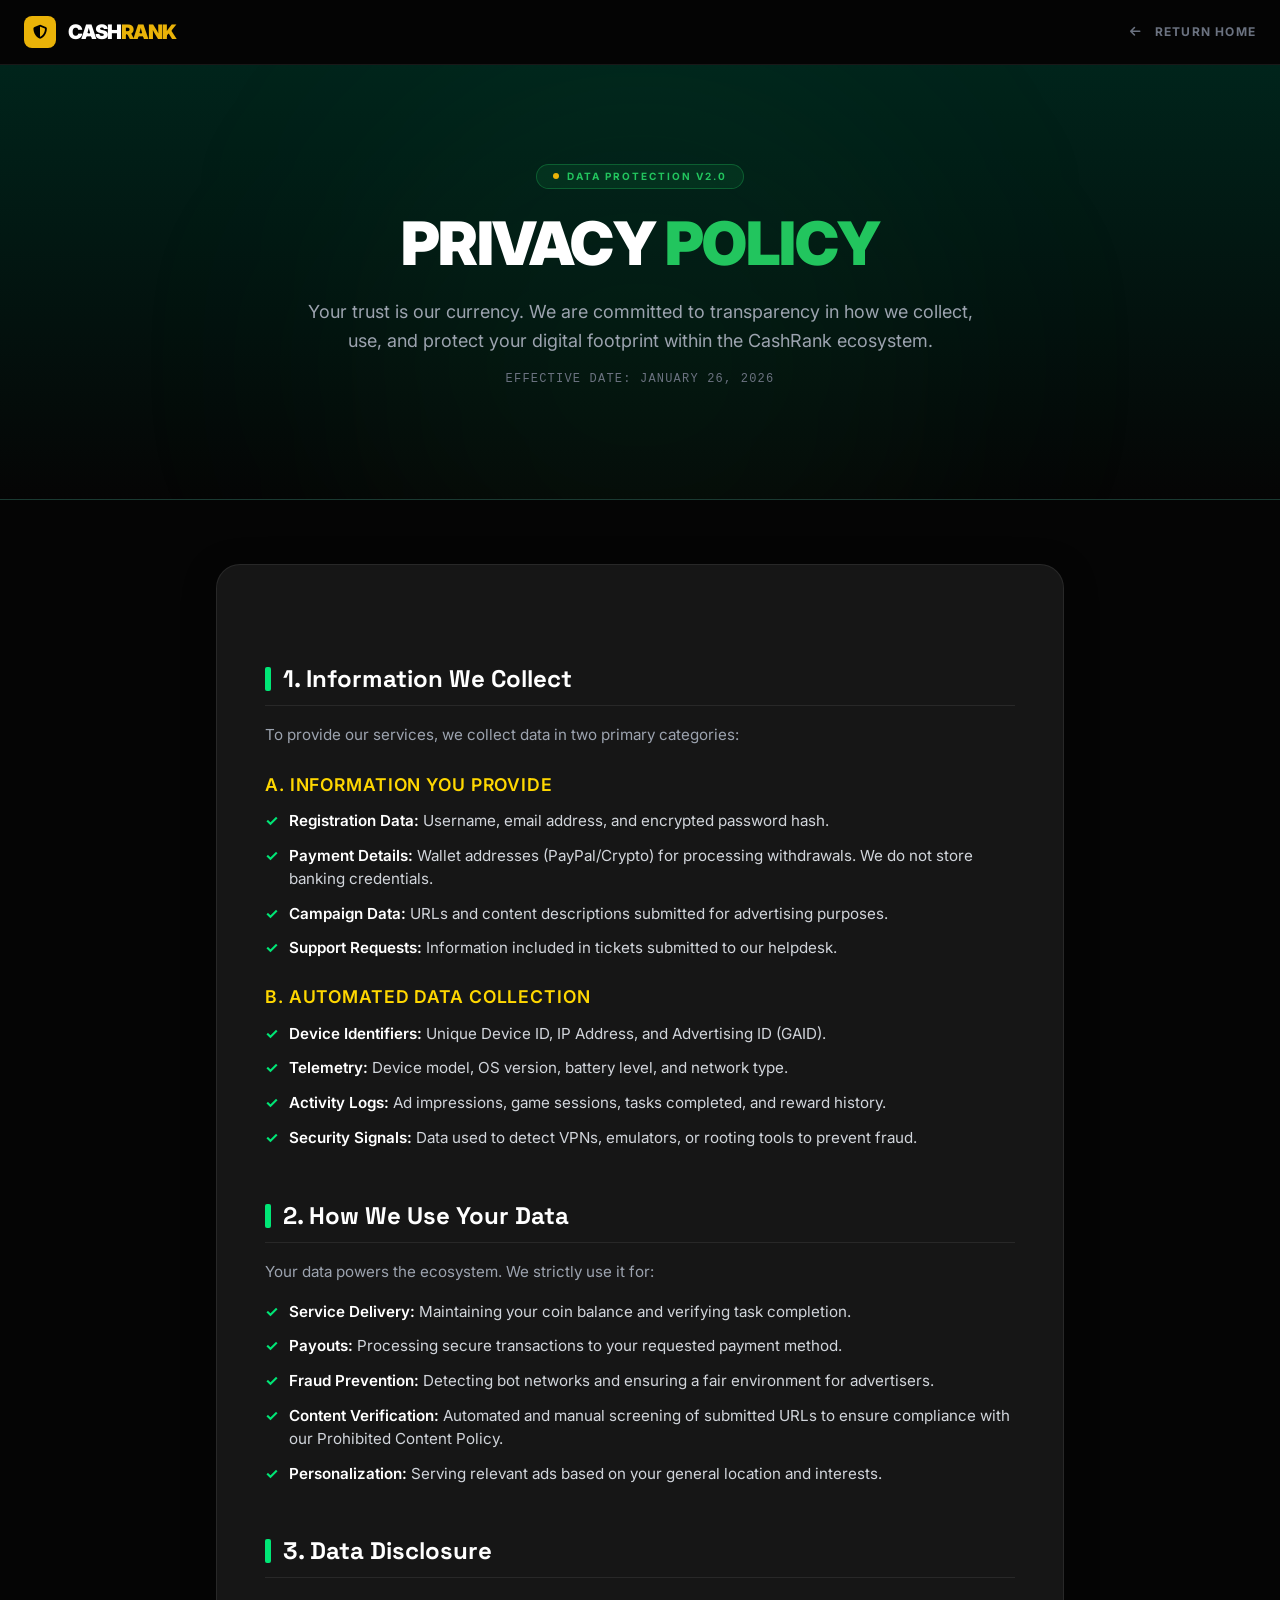
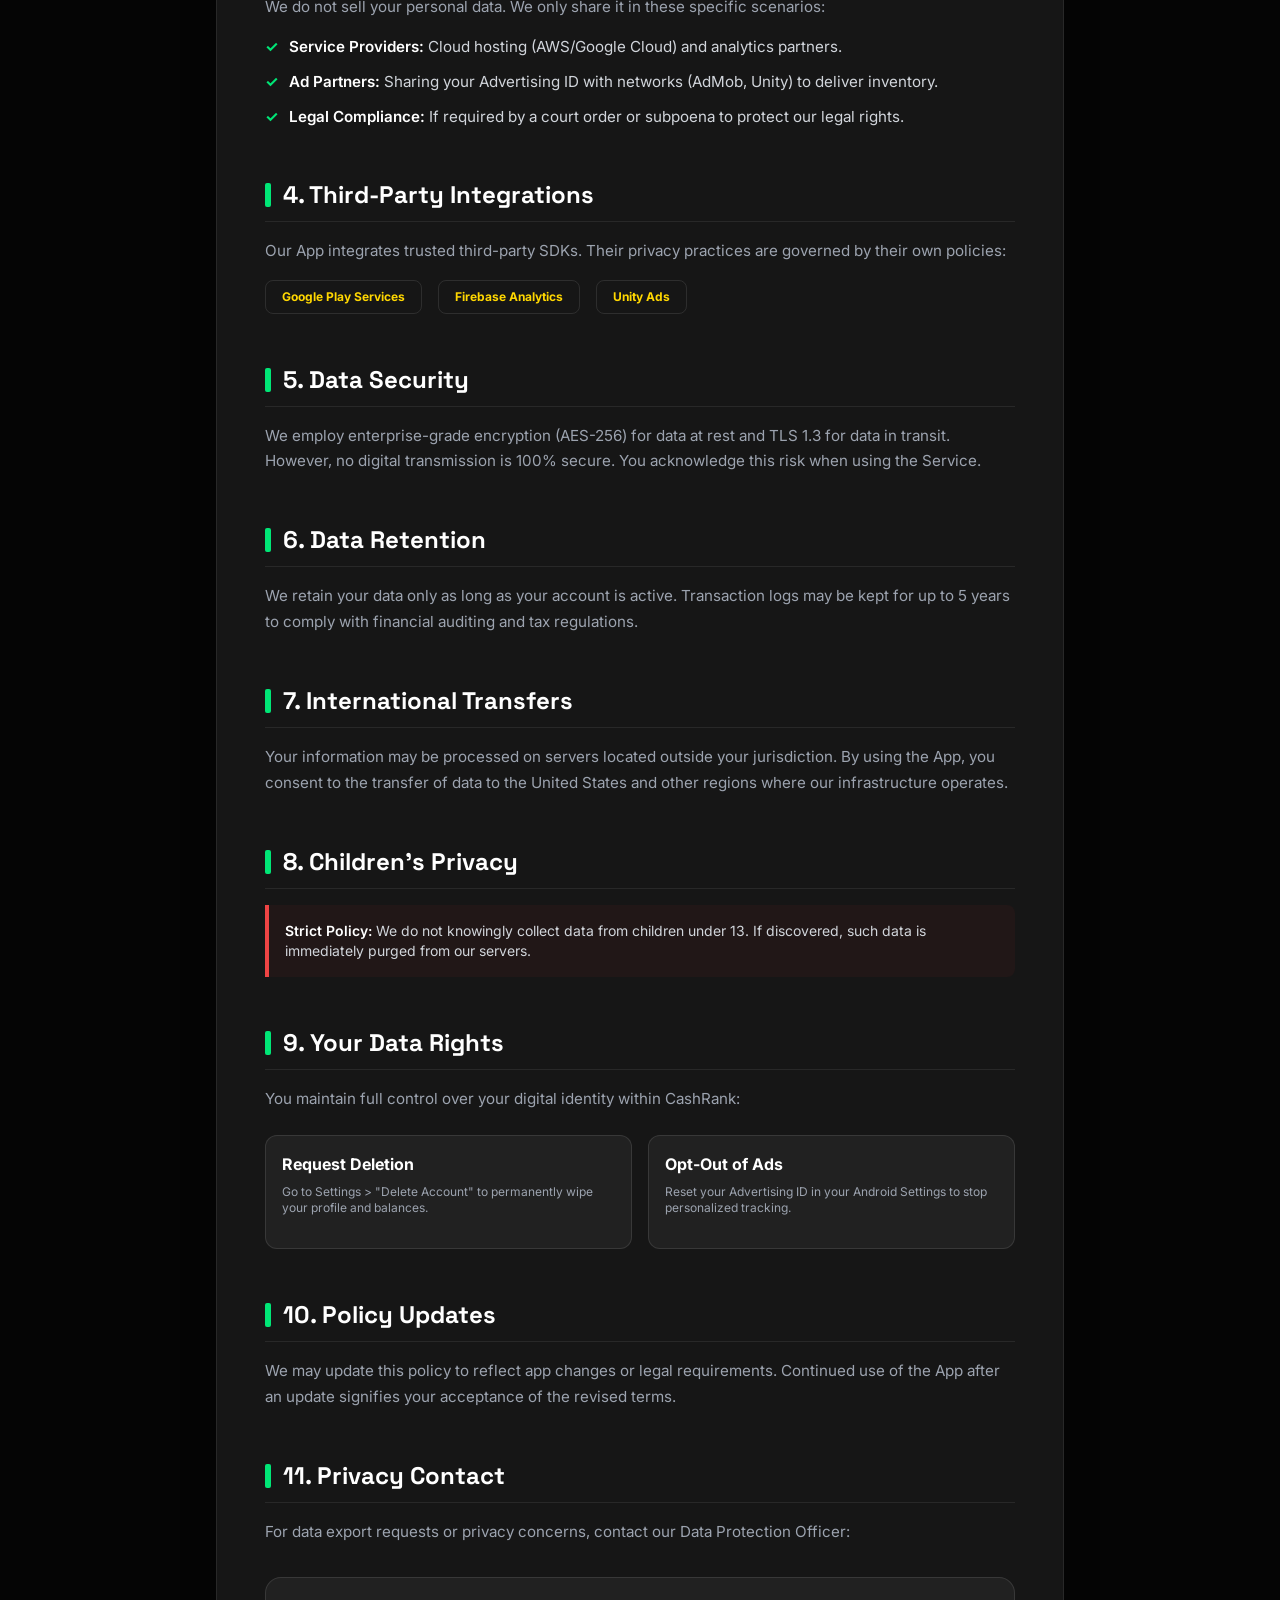
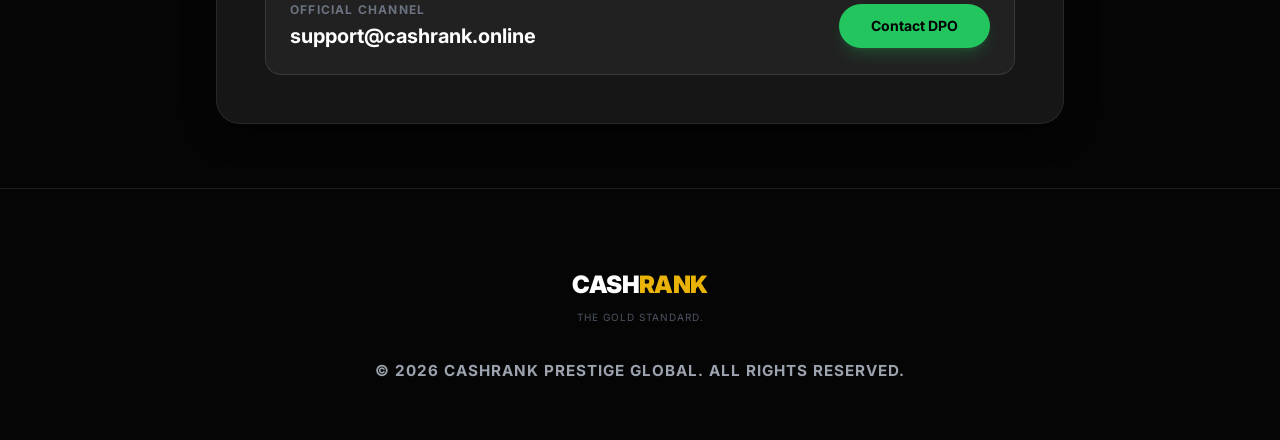
<file: privacy.html>
<!DOCTYPE html>
<html lang="en" class="scroll-smooth">
<head>
    <meta charset="UTF-8">
    <meta name="viewport" content="width=device-width, initial-scale=1.0">
    <title>Privacy Policy | CashRank Prestige</title>
    
    <link href="./css/output.css" rel="stylesheet">
    
    <link rel="stylesheet" href="https://cdnjs.cloudflare.com/ajax/libs/font-awesome/6.4.0/css/all.min.css">
    <link href="https://fonts.googleapis.com/css2?family=Space+Grotesk:wght@300;400;500;600;700&family=Inter:wght@300;400;600;800&display=swap" rel="stylesheet">

    <style>
        /* Custom Variables fallback just in case */
        :root {
            --cr-card: #161616;
            --cr-border: rgba(255, 255, 255, 0.08);
            --cr-gold: #FFD700;
            --cr-green: #00E676;
        }

        body { background-color: #050505; color: #e5e5e5; }
        .glass-nav { background: rgba(5, 5, 5, 0.9); backdrop-filter: blur(16px); border-bottom: 1px solid var(--cr-border); }
        .glass-card { background: var(--cr-card); border: 1px solid var(--cr-border); box-shadow: 0 8px 32px rgba(0, 0, 0, 0.4); }
        
        h2 { font-family: 'Space Grotesk', sans-serif; color: white; font-weight: 700; font-size: 1.5rem; margin-top: 3rem; margin-bottom: 1rem; padding-bottom: 0.5rem; border-bottom: 1px solid var(--cr-border); display: flex; align-items: center; }
        h2::before { content: ''; display: inline-block; width: 6px; height: 24px; background: var(--cr-green); margin-right: 12px; border-radius: 2px; }
        
        h3 { color: var(--cr-gold); font-weight: 600; font-size: 1.1rem; margin-top: 1.5rem; margin-bottom: 0.75rem; text-transform: uppercase; letter-spacing: 0.05em; }
        p { font-size: 0.95rem; line-height: 1.7; color: #9ca3af; margin-bottom: 1rem; }
        ul { list-style: none; padding-left: 0; margin-bottom: 1.5rem; }
        li { position: relative; padding-left: 1.5rem; margin-bottom: 0.75rem; color: #d1d5db; font-size: 0.95rem; }
        li::before { content: '✓'; position: absolute; left: 0; color: var(--cr-green); font-weight: bold; }
        
        strong { color: white; font-weight: 600; }
        a { color: var(--cr-gold); text-decoration: none; transition: all 0.2s; }
        a:hover { color: white; text-decoration: underline; }
        
        ::-webkit-scrollbar { width: 8px; }
        ::-webkit-scrollbar-track { background: #050505; }
        ::-webkit-scrollbar-thumb { background: #333; border-radius: 4px; }
        ::-webkit-scrollbar-thumb:hover { background: var(--cr-green); }
    </style>
</head>
<body class="antialiased font-sans">

    <nav class="sticky top-0 z-50 glass-nav">
        <div class="container mx-auto px-6 py-4 flex justify-between items-center">
            <a href="index.html" class="flex items-center gap-3 group">
                <div class="w-8 h-8 rounded-lg bg-yellow-500 flex items-center justify-center text-black">
                    <i class="fas fa-shield-halved text-sm"></i>
                </div>
                <div class="leading-none">
                    <div class="text-xl font-black text-white tracking-tighter group-hover:opacity-80 transition">CASH<span class="text-yellow-500">RANK</span></div>
                </div>
            </a>
            <a href="index.html" class="text-xs font-bold text-gray-500 uppercase tracking-widest hover:text-white transition">
                <i class="fas fa-arrow-left mr-2"></i> Return Home
            </a>
        </div>
    </nav>

    <header class="relative py-24 bg-gradient-to-b from-[#00241B] to-[#050505] border-b border-white/10 overflow-hidden">
        <div class="absolute top-0 left-1/2 -translate-x-1/2 w-[600px] h-[600px] bg-green-500/5 rounded-full blur-[120px] pointer-events-none"></div>
        <div class="container mx-auto px-6 text-center max-w-4xl relative z-10">
            <div class="inline-flex items-center gap-2 border border-green-500/30 bg-green-500/10 rounded-full px-4 py-1 mb-6">
                <span class="w-1.5 h-1.5 rounded-full bg-yellow-500 animate-pulse"></span>
                <span class="text-[10px] font-bold uppercase tracking-[0.2em] text-green-500">Data Protection v2.0</span>
            </div>
            <h1 class="text-5xl md:text-6xl font-black text-white mb-6 tracking-tight">PRIVACY <span class="text-green-500">POLICY</span></h1>
            <p class="text-lg text-gray-400 max-w-2xl mx-auto leading-relaxed">
                Your trust is our currency. We are committed to transparency in how we collect, use, and protect your digital footprint within the CashRank ecosystem.
            </p>
            <p class="text-xs text-gray-500 font-mono mt-4 uppercase tracking-widest">Effective Date: January 26, 2026</p>
        </div>
    </header>

    <main class="container mx-auto px-6 py-16 max-w-4xl">
        <div class="glass-card p-8 md:p-12 rounded-3xl">
            
            <h2>1. Information We Collect</h2>
            <p>To provide our services, we collect data in two primary categories:</p>

            <h3>A. Information You Provide</h3>
            <ul>
                <li><strong>Registration Data:</strong> Username, email address, and encrypted password hash.</li>
                <li><strong>Payment Details:</strong> Wallet addresses (PayPal/Crypto) for processing withdrawals. We do not store banking credentials.</li>
                <li><strong>Campaign Data:</strong> URLs and content descriptions submitted for advertising purposes.</li>
                <li><strong>Support Requests:</strong> Information included in tickets submitted to our helpdesk.</li>
            </ul>

            <h3>B. Automated Data Collection</h3>
            <ul>
                <li><strong>Device Identifiers:</strong> Unique Device ID, IP Address, and Advertising ID (GAID).</li>
                <li><strong>Telemetry:</strong> Device model, OS version, battery level, and network type.</li>
                <li><strong>Activity Logs:</strong> Ad impressions, game sessions, tasks completed, and reward history.</li>
                <li><strong>Security Signals:</strong> Data used to detect VPNs, emulators, or rooting tools to prevent fraud.</li>
            </ul>

            <h2>2. How We Use Your Data</h2>
            <p>Your data powers the ecosystem. We strictly use it for:</p>
            <ul>
                <li><strong>Service Delivery:</strong> Maintaining your coin balance and verifying task completion.</li>
                <li><strong>Payouts:</strong> Processing secure transactions to your requested payment method.</li>
                <li><strong>Fraud Prevention:</strong> Detecting bot networks and ensuring a fair environment for advertisers.</li>
                <li><strong>Content Verification:</strong> Automated and manual screening of submitted URLs to ensure compliance with our Prohibited Content Policy.</li>
                <li><strong>Personalization:</strong> Serving relevant ads based on your general location and interests.</li>
            </ul>

            <h2>3. Data Disclosure</h2>
            <p>We do not sell your personal data. We only share it in these specific scenarios:</p>
            <ul>
                <li><strong>Service Providers:</strong> Cloud hosting (AWS/Google Cloud) and analytics partners.</li>
                <li><strong>Ad Partners:</strong> Sharing your Advertising ID with networks (AdMob, Unity) to deliver inventory.</li>
                <li><strong>Legal Compliance:</strong> If required by a court order or subpoena to protect our legal rights.</li>
            </ul>

            <h2>4. Third-Party Integrations</h2>
            <p>Our App integrates trusted third-party SDKs. Their privacy practices are governed by their own policies:</p>
            <div class="flex flex-wrap gap-4 mt-4">
                <a href="https://policies.google.com/privacy" target="_blank" class="border border-white/10 px-4 py-2 rounded-lg text-xs font-bold hover:bg-white/5">Google Play Services</a>
                <a href="https://firebase.google.com/support/privacy" target="_blank" class="border border-white/10 px-4 py-2 rounded-lg text-xs font-bold hover:bg-white/5">Firebase Analytics</a>
                <a href="https://unity3d.com/legal/privacy-policy" target="_blank" class="border border-white/10 px-4 py-2 rounded-lg text-xs font-bold hover:bg-white/5">Unity Ads</a>
            </div>

            <h2>5. Data Security</h2>
            <p>We employ enterprise-grade encryption (AES-256) for data at rest and TLS 1.3 for data in transit. However, no digital transmission is 100% secure. You acknowledge this risk when using the Service.</p>

            <h2>6. Data Retention</h2>
            <p>We retain your data only as long as your account is active. Transaction logs may be kept for up to 5 years to comply with financial auditing and tax regulations.</p>

            <h2>7. International Transfers</h2>
            <p>Your information may be processed on servers located outside your jurisdiction. By using the App, you consent to the transfer of data to the United States and other regions where our infrastructure operates.</p>

            <h2>8. Children's Privacy</h2>
            <div class="p-4 bg-red-900/10 border-l-4 border-red-500 rounded-r-lg my-4">
                <p class="text-sm text-gray-300 mb-0"><strong>Strict Policy:</strong> We do not knowingly collect data from children under 13. If discovered, such data is immediately purged from our servers.</p>
            </div>

            <h2>9. Your Data Rights</h2>
            <p>You maintain full control over your digital identity within CashRank:</p>
            <div class="grid md:grid-cols-2 gap-4 mt-6">
                <div class="p-4 bg-white/5 rounded-xl border border-white/10">
                    <h4 class="text-white font-bold mb-2">Request Deletion</h4>
                    <p class="text-xs text-gray-400">Go to Settings > "Delete Account" to permanently wipe your profile and balances.</p>
                </div>
                <div class="p-4 bg-white/5 rounded-xl border border-white/10">
                    <h4 class="text-white font-bold mb-2">Opt-Out of Ads</h4>
                    <p class="text-xs text-gray-400">Reset your Advertising ID in your Android Settings to stop personalized tracking.</p>
                </div>
            </div>

            <h2>10. Policy Updates</h2>
            <p>We may update this policy to reflect app changes or legal requirements. Continued use of the App after an update signifies your acceptance of the revised terms.</p>

            <h2>11. Privacy Contact</h2>
            <p>For data export requests or privacy concerns, contact our Data Protection Officer:</p>
            
            <div class="mt-8 p-6 rounded-2xl bg-white/5 border border-white/10 flex flex-col md:flex-row items-center justify-between gap-4">
                <div class="text-center md:text-left">
                    <div class="text-xs text-gray-500 uppercase font-bold tracking-widest mb-1">Official Channel</div>
                    <div class="text-xl font-bold text-white">support@cashrank.online</div>
                </div>
                <a href="mailto:support@cashrank.online" class="bg-green-500 text-black px-8 py-3 rounded-full font-bold text-sm hover:bg-white transition shadow-lg shadow-green-500/20">
                    Contact DPO
                </a>
            </div>

        </div>
    </main>

    <footer class="bg-[#050505] pt-20 pb-10 border-t border-white/10">
        <div class="container mx-auto px-6 text-center">
            <div class="mb-8">
                <div class="text-2xl font-black text-white tracking-tight">CASH<span class="text-yellow-500">RANK</span></div>
                <p class="text-[10px] text-gray-600 uppercase tracking-widest mt-2">The Gold Standard.</p>
            </div>
            
            <div class="text-[10px] font-bold uppercase tracking-widest text-gray-700">
                <p>&copy; 2026 CashRank Prestige Global. All Rights Reserved.</p>
            </div>
        </div>
    </footer>

</body>
</html>
</file>
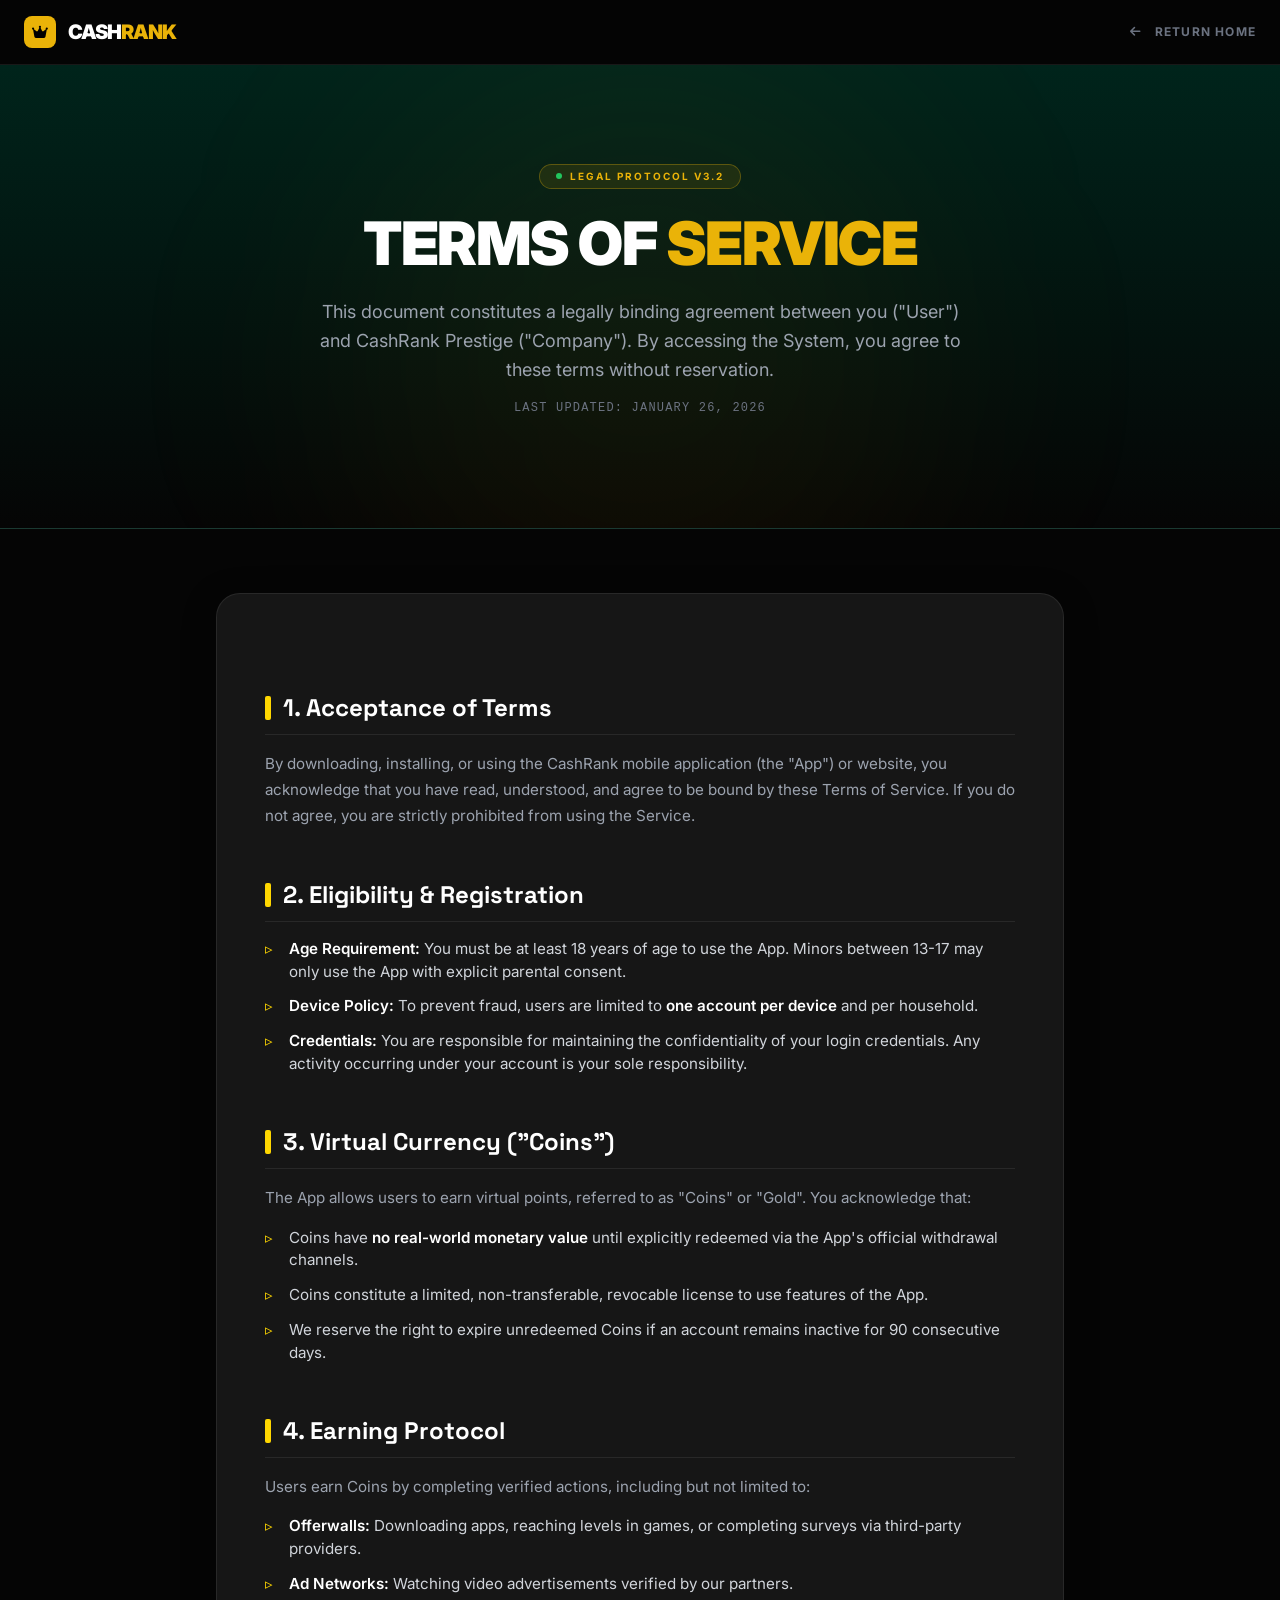
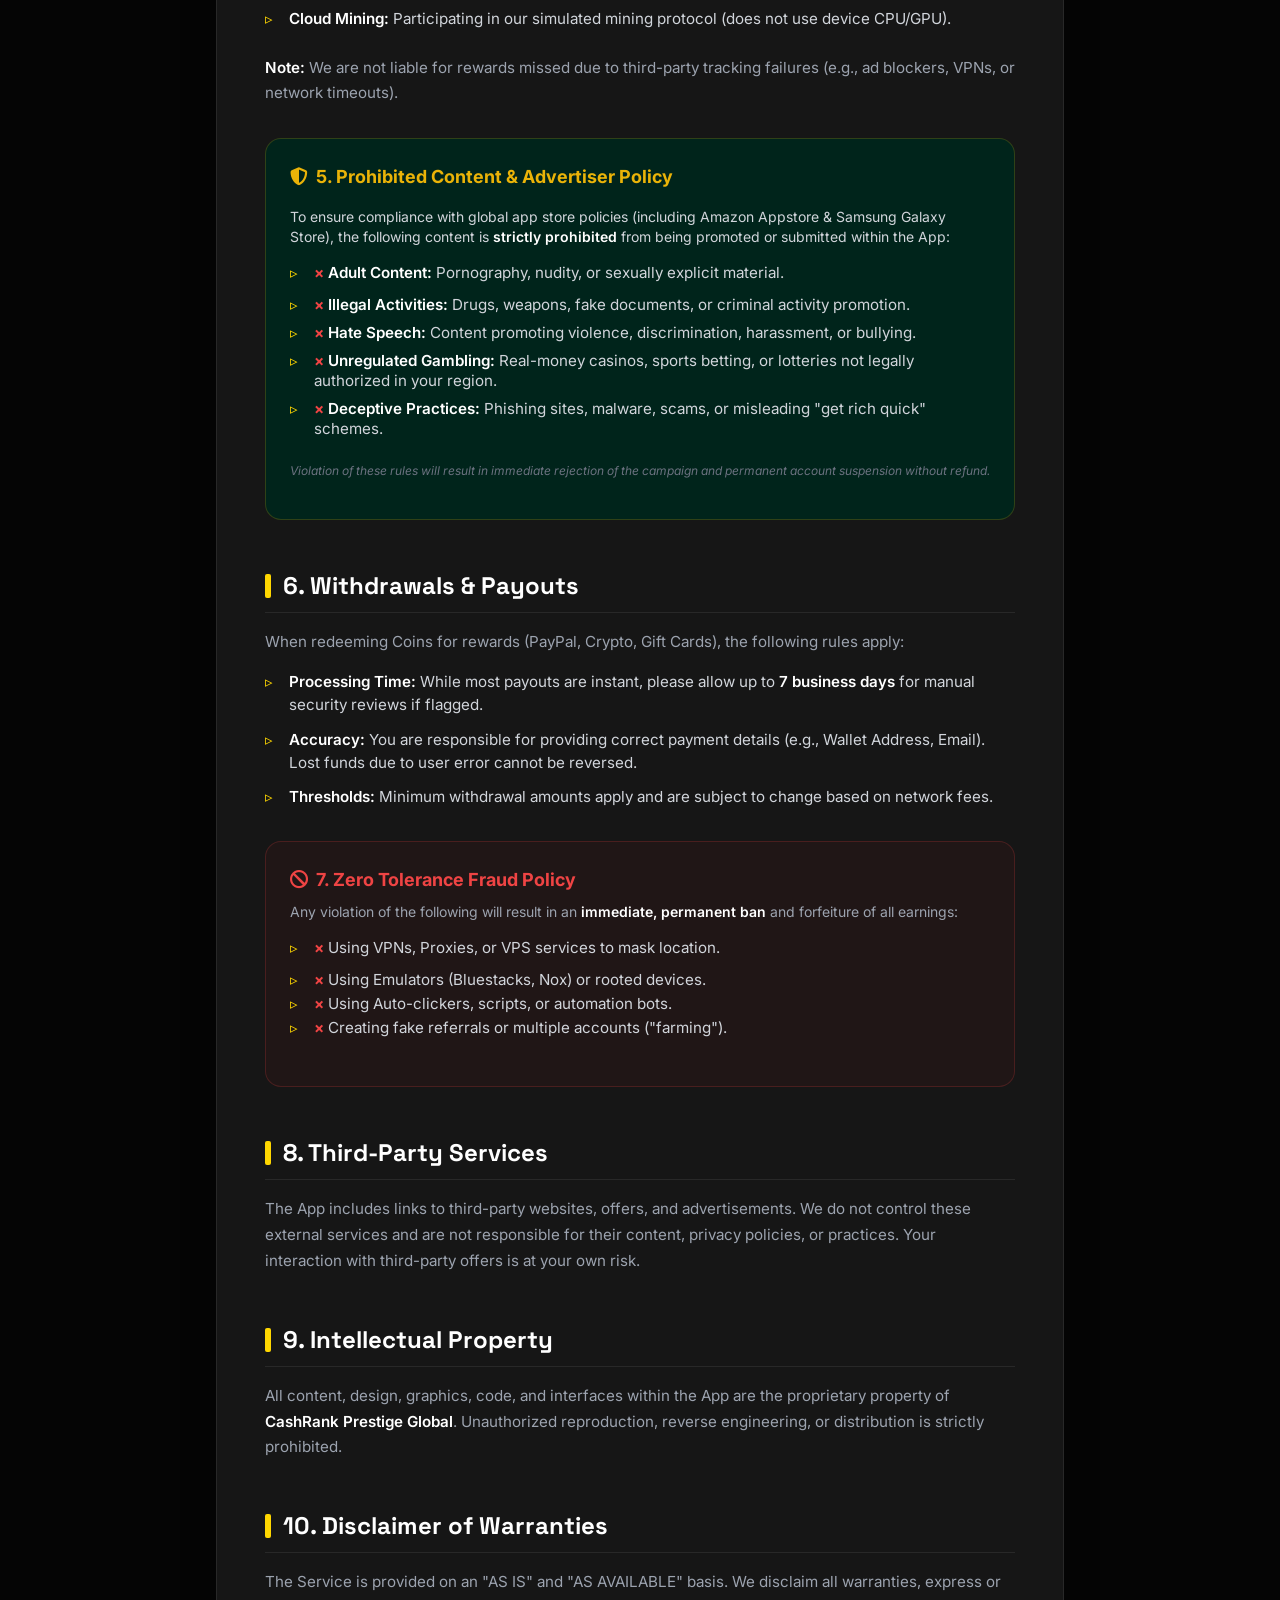
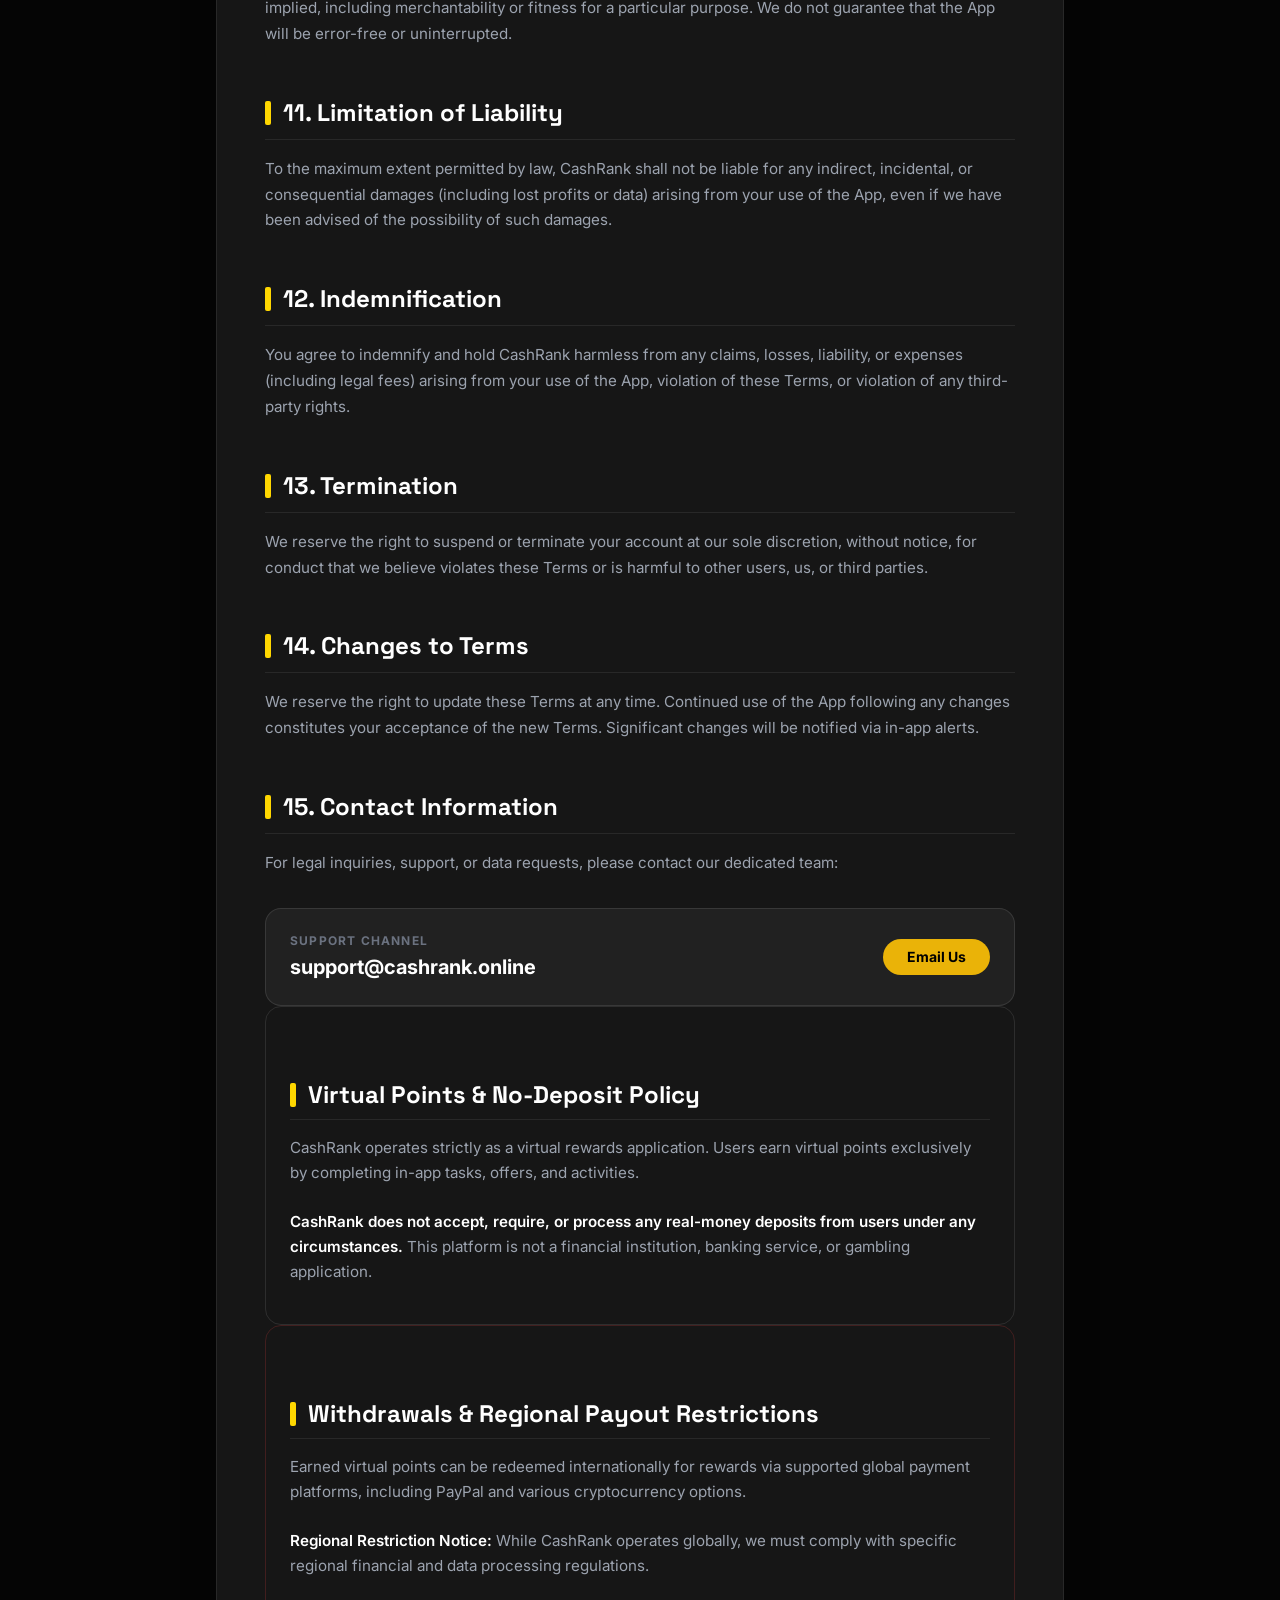
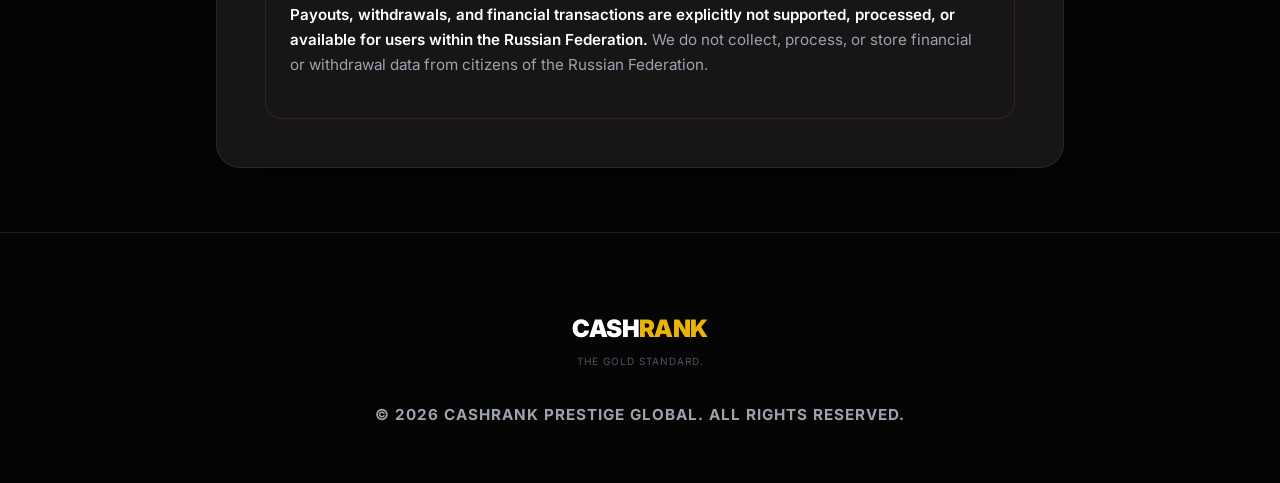
<file: terms.html>
<!DOCTYPE html>
<html lang="en" class="scroll-smooth">
<head>
    <meta charset="UTF-8">
    <meta name="viewport" content="width=device-width, initial-scale=1.0">
    <title>Terms of Service | CashRank Prestige</title>
    
    <link href="./css/output.css" rel="stylesheet">
    
    <link rel="stylesheet" href="https://cdnjs.cloudflare.com/ajax/libs/font-awesome/6.4.0/css/all.min.css">
    <link href="https://fonts.googleapis.com/css2?family=Space+Grotesk:wght@300;400;500;600;700&family=Inter:wght@300;400;600;800&display=swap" rel="stylesheet">

    <style>
        /* Custom Variables fallback just in case */
        :root {
            --cr-card: #161616;
            --cr-border: rgba(255, 255, 255, 0.08);
            --cr-gold: #FFD700;
        }

        body { background-color: #050505; color: #e5e5e5; }
        .glass-nav { background: rgba(5, 5, 5, 0.9); backdrop-filter: blur(16px); border-bottom: 1px solid var(--cr-border); }
        .glass-card { background: var(--cr-card); border: 1px solid var(--cr-border); box-shadow: 0 8px 32px rgba(0, 0, 0, 0.4); }
        
        h2 { font-family: 'Space Grotesk', sans-serif; color: white; font-weight: 700; font-size: 1.5rem; margin-top: 3rem; margin-bottom: 1rem; padding-bottom: 0.5rem; border-bottom: 1px solid var(--cr-border); display: flex; align-items: center; }
        h2::before { content: ''; display: inline-block; width: 6px; height: 24px; background: var(--cr-gold); margin-right: 12px; border-radius: 2px; }
        
        p { font-size: 0.95rem; line-height: 1.7; color: #9ca3af; margin-bottom: 1rem; }
        ul { list-style: none; padding-left: 0; margin-bottom: 1.5rem; }
        li { position: relative; padding-left: 1.5rem; margin-bottom: 0.75rem; color: #d1d5db; font-size: 0.95rem; }
        li::before { content: '▹'; position: absolute; left: 0; color: var(--cr-gold); }
        
        strong { color: white; font-weight: 600; }
        a { color: var(--cr-gold); text-decoration: none; transition: all 0.2s; }
        a:hover { color: white; text-decoration: underline; }
        
        ::-webkit-scrollbar { width: 8px; }
        ::-webkit-scrollbar-track { background: #050505; }
        ::-webkit-scrollbar-thumb { background: #333; border-radius: 4px; }
        ::-webkit-scrollbar-thumb:hover { background: var(--cr-gold); }
    </style>
</head>
<body class="antialiased font-sans">

    <nav class="sticky top-0 z-50 glass-nav">
        <div class="container mx-auto px-6 py-4 flex justify-between items-center">
            <a href="index.html" class="flex items-center gap-3 group">
                <div class="w-8 h-8 rounded-lg bg-yellow-500 flex items-center justify-center text-black">
                    <i class="fas fa-crown text-sm"></i>
                </div>
                <div class="leading-none">
                    <div class="text-xl font-black text-white tracking-tighter group-hover:opacity-80 transition">CASH<span class="text-yellow-500">RANK</span></div>
                </div>
            </a>
            <a href="index.html" class="text-xs font-bold text-gray-500 uppercase tracking-widest hover:text-white transition">
                <i class="fas fa-arrow-left mr-2"></i> Return Home
            </a>
        </div>
    </nav>

    <header class="relative py-24 bg-gradient-to-b from-[#00241B] to-[#050505] border-b border-white/10 overflow-hidden">
        <div class="absolute top-0 left-1/2 -translate-x-1/2 w-[600px] h-[600px] bg-yellow-500/5 rounded-full blur-[120px] pointer-events-none"></div>
        <div class="container mx-auto px-6 text-center max-w-4xl relative z-10">
            <div class="inline-flex items-center gap-2 border border-yellow-500/30 bg-yellow-500/10 rounded-full px-4 py-1 mb-6">
                <span class="w-1.5 h-1.5 rounded-full bg-green-500 animate-pulse"></span>
                <span class="text-[10px] font-bold uppercase tracking-[0.2em] text-yellow-500">Legal Protocol v3.2</span>
            </div>
            <h1 class="text-5xl md:text-6xl font-black text-white mb-6 tracking-tight">TERMS OF <span class="text-yellow-500">SERVICE</span></h1>
            <p class="text-lg text-gray-400 max-w-2xl mx-auto leading-relaxed">
                This document constitutes a legally binding agreement between you ("User") and CashRank Prestige ("Company"). By accessing the System, you agree to these terms without reservation.
            </p>
            <p class="text-xs text-gray-500 font-mono mt-4 uppercase tracking-widest">Last Updated: January 26, 2026</p>
        </div>
    </header>

    <main class="container mx-auto px-6 py-16 max-w-4xl">
        <div class="glass-card p-8 md:p-12 rounded-3xl">
            
            <h2>1. Acceptance of Terms</h2>
            <p>By downloading, installing, or using the CashRank mobile application (the "App") or website, you acknowledge that you have read, understood, and agree to be bound by these Terms of Service. If you do not agree, you are strictly prohibited from using the Service.</p>

            <h2>2. Eligibility & Registration</h2>
            <ul>
                <li><strong>Age Requirement:</strong> You must be at least 18 years of age to use the App. Minors between 13-17 may only use the App with explicit parental consent.</li>
                <li><strong>Device Policy:</strong> To prevent fraud, users are limited to <strong>one account per device</strong> and per household.</li>
                <li><strong>Credentials:</strong> You are responsible for maintaining the confidentiality of your login credentials. Any activity occurring under your account is your sole responsibility.</li>
            </ul>

            <h2>3. Virtual Currency ("Coins")</h2>
            <p>The App allows users to earn virtual points, referred to as "Coins" or "Gold". You acknowledge that:</p>
            <ul>
                <li>Coins have <strong>no real-world monetary value</strong> until explicitly redeemed via the App's official withdrawal channels.</li>
                <li>Coins constitute a limited, non-transferable, revocable license to use features of the App.</li>
                <li>We reserve the right to expire unredeemed Coins if an account remains inactive for 90 consecutive days.</li>
            </ul>

            <h2>4. Earning Protocol</h2>
            <p>Users earn Coins by completing verified actions, including but not limited to:</p>
            <ul>
                <li><strong>Offerwalls:</strong> Downloading apps, reaching levels in games, or completing surveys via third-party providers.</li>
                <li><strong>Ad Networks:</strong> Watching video advertisements verified by our partners.</li>
                <li><strong>Cloud Mining:</strong> Participating in our simulated mining protocol (does not use device CPU/GPU).</li>
            </ul>
            <p><strong>Note:</strong> We are not liable for rewards missed due to third-party tracking failures (e.g., ad blockers, VPNs, or network timeouts).</p>

            <div class="my-8 p-6 rounded-2xl bg-[#00241B] border border-yellow-500/20">
                <h3 class="text-yellow-500 font-bold text-lg mb-4 flex items-center gap-2">
                    <i class="fas fa-shield-alt"></i> 5. Prohibited Content & Advertiser Policy
                </h3>
                <p class="text-gray-300 text-sm mb-4">To ensure compliance with global app store policies (including Amazon Appstore & Samsung Galaxy Store), the following content is <strong>strictly prohibited</strong> from being promoted or submitted within the App:</p>
                <ul class="text-sm space-y-2">
                    <li><span class="text-red-500 font-bold">×</span> <strong>Adult Content:</strong> Pornography, nudity, or sexually explicit material.</li>
                    <li><span class="text-red-500 font-bold">×</span> <strong>Illegal Activities:</strong> Drugs, weapons, fake documents, or criminal activity promotion.</li>
                    <li><span class="text-red-500 font-bold">×</span> <strong>Hate Speech:</strong> Content promoting violence, discrimination, harassment, or bullying.</li>
                    <li><span class="text-red-500 font-bold">×</span> <strong>Unregulated Gambling:</strong> Real-money casinos, sports betting, or lotteries not legally authorized in your region.</li>
                    <li><span class="text-red-500 font-bold">×</span> <strong>Deceptive Practices:</strong> Phishing sites, malware, scams, or misleading "get rich quick" schemes.</li>
                </ul>
                <p class="text-xs text-gray-500 mt-2"><em>Violation of these rules will result in immediate rejection of the campaign and permanent account suspension without refund.</em></p>
            </div>

            <h2>6. Withdrawals & Payouts</h2>
            <p>When redeeming Coins for rewards (PayPal, Crypto, Gift Cards), the following rules apply:</p>
            <ul>
                <li><strong>Processing Time:</strong> While most payouts are instant, please allow up to <strong>7 business days</strong> for manual security reviews if flagged.</li>
                <li><strong>Accuracy:</strong> You are responsible for providing correct payment details (e.g., Wallet Address, Email). Lost funds due to user error cannot be reversed.</li>
                <li><strong>Thresholds:</strong> Minimum withdrawal amounts apply and are subject to change based on network fees.</li>
            </ul>

            <div class="my-8 p-6 rounded-2xl bg-red-900/10 border border-red-500/20">
                <h3 class="text-red-500 font-bold text-lg mb-2 flex items-center gap-2">
                    <i class="fas fa-ban"></i> 7. Zero Tolerance Fraud Policy
                </h3>
                <p class="text-gray-400 text-sm mb-4">Any violation of the following will result in an <strong>immediate, permanent ban</strong> and forfeiture of all earnings:</p>
                <ul class="text-sm space-y-1">
                    <li><span class="text-red-500 font-bold">×</span> Using VPNs, Proxies, or VPS services to mask location.</li>
                    <li><span class="text-red-500 font-bold">×</span> Using Emulators (Bluestacks, Nox) or rooted devices.</li>
                    <li><span class="text-red-500 font-bold">×</span> Using Auto-clickers, scripts, or automation bots.</li>
                    <li><span class="text-red-500 font-bold">×</span> Creating fake referrals or multiple accounts ("farming").</li>
                </ul>
            </div>

            <h2>8. Third-Party Services</h2>
            <p>The App includes links to third-party websites, offers, and advertisements. We do not control these external services and are not responsible for their content, privacy policies, or practices. Your interaction with third-party offers is at your own risk.</p>

            <h2>9. Intellectual Property</h2>
            <p>All content, design, graphics, code, and interfaces within the App are the proprietary property of <strong>CashRank Prestige Global</strong>. Unauthorized reproduction, reverse engineering, or distribution is strictly prohibited.</p>

            <h2>10. Disclaimer of Warranties</h2>
            <p>The Service is provided on an "AS IS" and "AS AVAILABLE" basis. We disclaim all warranties, express or implied, including merchantability or fitness for a particular purpose. We do not guarantee that the App will be error-free or uninterrupted.</p>

            <h2>11. Limitation of Liability</h2>
            <p>To the maximum extent permitted by law, CashRank shall not be liable for any indirect, incidental, or consequential damages (including lost profits or data) arising from your use of the App, even if we have been advised of the possibility of such damages.</p>

            <h2>12. Indemnification</h2>
            <p>You agree to indemnify and hold CashRank harmless from any claims, losses, liability, or expenses (including legal fees) arising from your use of the App, violation of these Terms, or violation of any third-party rights.</p>

            <h2>13. Termination</h2>
            <p>We reserve the right to suspend or terminate your account at our sole discretion, without notice, for conduct that we believe violates these Terms or is harmful to other users, us, or third parties.</p>

            <h2>14. Changes to Terms</h2>
            <p>We reserve the right to update these Terms at any time. Continued use of the App following any changes constitutes your acceptance of the new Terms. Significant changes will be notified via in-app alerts.</p>

            <h2>15. Contact Information</h2>
            <p>For legal inquiries, support, or data requests, please contact our dedicated team:</p>
            
            <div class="mt-8 p-6 rounded-2xl bg-white/5 border border-white/10 flex items-center justify-between">
                <div>
                    <div class="text-xs text-gray-500 uppercase font-bold tracking-widest mb-1">Support Channel</div>
                    <div class="text-xl font-bold text-white">support@cashrank.online</div>
                </div>
                <a href="mailto:support@cashrank.online" class="bg-yellow-500 text-black px-6 py-2 rounded-full font-bold text-sm hover:bg-white transition">
                    Email Us
                </a>
            </div>
            <section class="mb-12 p-6 rounded-2xl border border-white/10 bg-[#161616]">
                <h2 class="text-2xl font-bold text-white mb-4">Virtual Points & No-Deposit Policy</h2>
                <p class="text-gray-400 leading-relaxed">
                    CashRank operates strictly as a virtual rewards application. Users earn virtual points exclusively by completing in-app tasks, offers, and activities. 
                    <br><br>
                    <strong class="text-white">CashRank does not accept, require, or process any real-money deposits from users under any circumstances.</strong> This platform is not a financial institution, banking service, or gambling application.
                </p>
            </section>
            <section class="mb-12 p-6 rounded-2xl border border-red-500/20 bg-[#161616]">
                <h2 class="text-2xl font-bold text-white mb-4">Withdrawals & Regional Payout Restrictions</h2>
                <p class="text-gray-400 leading-relaxed">
                    Earned virtual points can be redeemed internationally for rewards via supported global payment platforms, including PayPal and various cryptocurrency options.
                    <br><br>
                    <strong class="text-[#FFD700]">Regional Restriction Notice:</strong> While CashRank operates globally, we must comply with specific regional financial and data processing regulations.
                    <br><br>
                    <strong class="text-white">Payouts, withdrawals, and financial transactions are explicitly not supported, processed, or available for users within the Russian Federation.</strong> We do not collect, process, or store financial or withdrawal data from citizens of the Russian Federation.
                </p>
            </section>

        </div>
    </main>

    <footer class="bg-[#050505] pt-20 pb-10 border-t border-white/10">
        <div class="container mx-auto px-6 text-center">
            <div class="mb-8">
                <div class="text-2xl font-black text-white tracking-tight">CASH<span class="text-yellow-500">RANK</span></div>
                <p class="text-[10px] text-gray-600 uppercase tracking-widest mt-2">The Gold Standard.</p>
            </div>
            <!-- and 
            <div class="flex justify-center gap-6 mb-8 text-gray-500">
                <a href="#" class="hover:text-yellow-500 transition"><i class="fab fa-twitter text-xl"></i></a>
                <a href="#" class="hover:text-yellow-500 transition"><i class="fab fa-instagram text-xl"></i></a>
                <a href="#" class="hover:text-yellow-500 transition"><i class="fab fa-discord text-xl"></i></a>
            </div>
-->

            <div class="text-[10px] font-bold uppercase tracking-widest text-gray-700">
                <p>&copy; 2026 CashRank Prestige Global. All Rights Reserved.</p>
            </div>
        </div>
    </footer>

</body>
</html>
</file>
<file: css/output.css>
*,:after,:before{--tw-border-spacing-x:0;--tw-border-spacing-y:0;--tw-translate-x:0;--tw-translate-y:0;--tw-rotate:0;--tw-skew-x:0;--tw-skew-y:0;--tw-scale-x:1;--tw-scale-y:1;--tw-pan-x: ;--tw-pan-y: ;--tw-pinch-zoom: ;--tw-scroll-snap-strictness:proximity;--tw-gradient-from-position: ;--tw-gradient-via-position: ;--tw-gradient-to-position: ;--tw-ordinal: ;--tw-slashed-zero: ;--tw-numeric-figure: ;--tw-numeric-spacing: ;--tw-numeric-fraction: ;--tw-ring-inset: ;--tw-ring-offset-width:0px;--tw-ring-offset-color:#fff;--tw-ring-color:rgba(59,130,246,.5);--tw-ring-offset-shadow:0 0 #0000;--tw-ring-shadow:0 0 #0000;--tw-shadow:0 0 #0000;--tw-shadow-colored:0 0 #0000;--tw-blur: ;--tw-brightness: ;--tw-contrast: ;--tw-grayscale: ;--tw-hue-rotate: ;--tw-invert: ;--tw-saturate: ;--tw-sepia: ;--tw-drop-shadow: ;--tw-backdrop-blur: ;--tw-backdrop-brightness: ;--tw-backdrop-contrast: ;--tw-backdrop-grayscale: ;--tw-backdrop-hue-rotate: ;--tw-backdrop-invert: ;--tw-backdrop-opacity: ;--tw-backdrop-saturate: ;--tw-backdrop-sepia: ;--tw-contain-size: ;--tw-contain-layout: ;--tw-contain-paint: ;--tw-contain-style: }::backdrop{--tw-border-spacing-x:0;--tw-border-spacing-y:0;--tw-translate-x:0;--tw-translate-y:0;--tw-rotate:0;--tw-skew-x:0;--tw-skew-y:0;--tw-scale-x:1;--tw-scale-y:1;--tw-pan-x: ;--tw-pan-y: ;--tw-pinch-zoom: ;--tw-scroll-snap-strictness:proximity;--tw-gradient-from-position: ;--tw-gradient-via-position: ;--tw-gradient-to-position: ;--tw-ordinal: ;--tw-slashed-zero: ;--tw-numeric-figure: ;--tw-numeric-spacing: ;--tw-numeric-fraction: ;--tw-ring-inset: ;--tw-ring-offset-width:0px;--tw-ring-offset-color:#fff;--tw-ring-color:rgba(59,130,246,.5);--tw-ring-offset-shadow:0 0 #0000;--tw-ring-shadow:0 0 #0000;--tw-shadow:0 0 #0000;--tw-shadow-colored:0 0 #0000;--tw-blur: ;--tw-brightness: ;--tw-contrast: ;--tw-grayscale: ;--tw-hue-rotate: ;--tw-invert: ;--tw-saturate: ;--tw-sepia: ;--tw-drop-shadow: ;--tw-backdrop-blur: ;--tw-backdrop-brightness: ;--tw-backdrop-contrast: ;--tw-backdrop-grayscale: ;--tw-backdrop-hue-rotate: ;--tw-backdrop-invert: ;--tw-backdrop-opacity: ;--tw-backdrop-saturate: ;--tw-backdrop-sepia: ;--tw-contain-size: ;--tw-contain-layout: ;--tw-contain-paint: ;--tw-contain-style: }/*! tailwindcss v3.4.19 | MIT License | https://tailwindcss.com*/*,:after,:before{box-sizing:border-box;border:0 solid #e5e7eb}:after,:before{--tw-content:""}:host,html{line-height:1.5;-webkit-text-size-adjust:100%;-moz-tab-size:4;-o-tab-size:4;tab-size:4;font-family:Inter,sans-serif;font-feature-settings:normal;font-variation-settings:normal;-webkit-tap-highlight-color:transparent}body{margin:0;line-height:inherit}hr{height:0;color:inherit;border-top-width:1px}abbr:where([title]){-webkit-text-decoration:underline dotted;text-decoration:underline dotted}h1,h2,h3,h4,h5,h6{font-size:inherit;font-weight:inherit}a{color:inherit;text-decoration:inherit}b,strong{font-weight:bolder}code,kbd,pre,samp{font-family:ui-monospace,SFMono-Regular,Menlo,Monaco,Consolas,Liberation Mono,Courier New,monospace;font-feature-settings:normal;font-variation-settings:normal;font-size:1em}small{font-size:80%}sub,sup{font-size:75%;line-height:0;position:relative;vertical-align:baseline}sub{bottom:-.25em}sup{top:-.5em}table{text-indent:0;border-color:inherit;border-collapse:collapse}button,input,optgroup,select,textarea{font-family:inherit;font-feature-settings:inherit;font-variation-settings:inherit;font-size:100%;font-weight:inherit;line-height:inherit;letter-spacing:inherit;color:inherit;margin:0;padding:0}button,select{text-transform:none}button,input:where([type=button]),input:where([type=reset]),input:where([type=submit]){-webkit-appearance:button;background-color:transparent;background-image:none}:-moz-focusring{outline:auto}:-moz-ui-invalid{box-shadow:none}progress{vertical-align:baseline}::-webkit-inner-spin-button,::-webkit-outer-spin-button{height:auto}[type=search]{-webkit-appearance:textfield;outline-offset:-2px}::-webkit-search-decoration{-webkit-appearance:none}::-webkit-file-upload-button{-webkit-appearance:button;font:inherit}summary{display:list-item}blockquote,dd,dl,figure,h1,h2,h3,h4,h5,h6,hr,p,pre{margin:0}fieldset{margin:0}fieldset,legend{padding:0}menu,ol,ul{list-style:none;margin:0;padding:0}dialog{padding:0}textarea{resize:vertical}input::-moz-placeholder,textarea::-moz-placeholder{opacity:1;color:#9ca3af}input::placeholder,textarea::placeholder{opacity:1;color:#9ca3af}[role=button],button{cursor:pointer}:disabled{cursor:default}audio,canvas,embed,iframe,img,object,svg,video{display:block;vertical-align:middle}img,video{max-width:100%;height:auto}[hidden]:where(:not([hidden=until-found])){display:none}.container{width:100%}@media (min-width:640px){.container{max-width:640px}}@media (min-width:768px){.container{max-width:768px}}@media (min-width:1024px){.container{max-width:1024px}}@media (min-width:1280px){.container{max-width:1280px}}@media (min-width:1536px){.container{max-width:1536px}}.pointer-events-none{pointer-events:none}.collapse{visibility:collapse}.fixed{position:fixed}.absolute{position:absolute}.relative{position:relative}.sticky{position:sticky}.inset-0{inset:0}.-bottom-1{bottom:-.25rem}.-left-12{left:-3rem}.-right-8{right:-2rem}.bottom-40{bottom:10rem}.bottom-\[-10\%\]{bottom:-10%}.left-0{left:0}.left-1\/2{left:50%}.left-4{left:1rem}.left-\[-10\%\]{left:-10%}.right-0{right:0}.right-\[-10\%\]{right:-10%}.top-0{top:0}.top-20{top:5rem}.top-3\.5{top:.875rem}.top-\[-10\%\]{top:-10%}.top-\[-20\%\]{top:-20%}.z-0{z-index:0}.z-10{z-index:10}.z-20{z-index:20}.z-30{z-index:30}.z-40{z-index:40}.z-50{z-index:50}.mx-auto{margin-left:auto;margin-right:auto}.my-4{margin-top:1rem;margin-bottom:1rem}.my-8{margin-top:2rem;margin-bottom:2rem}.-mr-8{margin-right:-2rem}.-mt-8{margin-top:-2rem}.mb-0{margin-bottom:0}.mb-1{margin-bottom:.25rem}.mb-10{margin-bottom:2.5rem}.mb-16{margin-bottom:4rem}.mb-2{margin-bottom:.5rem}.mb-20{margin-bottom:5rem}.mb-3{margin-bottom:.75rem}.mb-4{margin-bottom:1rem}.mb-6{margin-bottom:1.5rem}.mb-8{margin-bottom:2rem}.ml-2{margin-left:.5rem}.mr-1{margin-right:.25rem}.mr-2{margin-right:.5rem}.mt-12{margin-top:3rem}.mt-2{margin-top:.5rem}.mt-3{margin-top:.75rem}.mt-4{margin-top:1rem}.mt-6{margin-top:1.5rem}.mt-8{margin-top:2rem}.block{display:block}.inline-block{display:inline-block}.flex{display:flex}.inline-flex{display:inline-flex}.table{display:table}.grid{display:grid}.hidden{display:none}.aspect-square{aspect-ratio:1/1}.h-1\.5{height:.375rem}.h-10{height:2.5rem}.h-12{height:3rem}.h-16{height:4rem}.h-2{height:.5rem}.h-20{height:5rem}.h-3{height:.75rem}.h-48{height:12rem}.h-6{height:1.5rem}.h-8{height:2rem}.h-\[500px\]{height:500px}.h-\[600px\]{height:600px}.h-\[800px\]{height:800px}.h-fit{height:-moz-fit-content;height:fit-content}.h-full{height:100%}.min-h-\[20px\]{min-height:20px}.min-h-screen{min-height:100vh}.w-1\.5{width:.375rem}.w-10{width:2.5rem}.w-12{width:3rem}.w-16{width:4rem}.w-2{width:.5rem}.w-20{width:5rem}.w-8{width:2rem}.w-\[500px\]{width:500px}.w-\[600px\]{width:600px}.w-\[800px\]{width:800px}.w-full{width:100%}.w-px{width:1px}.max-w-2xl{max-width:42rem}.max-w-4xl{max-width:56rem}.max-w-6xl{max-width:72rem}.max-w-lg{max-width:32rem}.max-w-md{max-width:28rem}.flex-1{flex:1 1 0%}.flex-shrink{flex-shrink:1}.border-collapse{border-collapse:collapse}.origin-left{transform-origin:left}.-translate-x-1\/2{--tw-translate-x:-50%}.-translate-x-1\/2,.rotate-3{transform:translate(var(--tw-translate-x),var(--tw-translate-y)) rotate(var(--tw-rotate)) skewX(var(--tw-skew-x)) skewY(var(--tw-skew-y)) scaleX(var(--tw-scale-x)) scaleY(var(--tw-scale-y))}.rotate-3{--tw-rotate:3deg}.rotate-\[-5deg\]{--tw-rotate:-5deg}.rotate-\[-5deg\],.scale-x-0{transform:translate(var(--tw-translate-x),var(--tw-translate-y)) rotate(var(--tw-rotate)) skewX(var(--tw-skew-x)) skewY(var(--tw-skew-y)) scaleX(var(--tw-scale-x)) scaleY(var(--tw-scale-y))}.scale-x-0{--tw-scale-x:0}.transform{transform:translate(var(--tw-translate-x),var(--tw-translate-y)) rotate(var(--tw-rotate)) skewX(var(--tw-skew-x)) skewY(var(--tw-skew-y)) scaleX(var(--tw-scale-x)) scaleY(var(--tw-scale-y))}@keyframes bounce{0%,to{transform:translateY(-25%);animation-timing-function:cubic-bezier(.8,0,1,1)}50%{transform:none;animation-timing-function:cubic-bezier(0,0,.2,1)}}.animate-bounce{animation:bounce 1s infinite}@keyframes pulse{50%{opacity:.5}}.animate-pulse{animation:pulse 2s cubic-bezier(.4,0,.6,1) infinite}.cursor-not-allowed{cursor:not-allowed}.cursor-pointer{cursor:pointer}.resize{resize:both}.list-none{list-style-type:none}.grid-cols-2{grid-template-columns:repeat(2,minmax(0,1fr))}.flex-col{flex-direction:column}.flex-wrap{flex-wrap:wrap}.items-start{align-items:flex-start}.items-center{align-items:center}.justify-center{justify-content:center}.justify-between{justify-content:space-between}.gap-12{gap:3rem}.gap-16{gap:4rem}.gap-2{gap:.5rem}.gap-3{gap:.75rem}.gap-4{gap:1rem}.gap-6{gap:1.5rem}.gap-8{gap:2rem}.space-y-1>:not([hidden])~:not([hidden]){--tw-space-y-reverse:0;margin-top:calc(.25rem*(1 - var(--tw-space-y-reverse)));margin-bottom:calc(.25rem*var(--tw-space-y-reverse))}.space-y-2>:not([hidden])~:not([hidden]){--tw-space-y-reverse:0;margin-top:calc(.5rem*(1 - var(--tw-space-y-reverse)));margin-bottom:calc(.5rem*var(--tw-space-y-reverse))}.space-y-3>:not([hidden])~:not([hidden]){--tw-space-y-reverse:0;margin-top:calc(.75rem*(1 - var(--tw-space-y-reverse)));margin-bottom:calc(.75rem*var(--tw-space-y-reverse))}.space-y-4>:not([hidden])~:not([hidden]){--tw-space-y-reverse:0;margin-top:calc(1rem*(1 - var(--tw-space-y-reverse)));margin-bottom:calc(1rem*var(--tw-space-y-reverse))}.space-y-6>:not([hidden])~:not([hidden]){--tw-space-y-reverse:0;margin-top:calc(1.5rem*(1 - var(--tw-space-y-reverse)));margin-bottom:calc(1.5rem*var(--tw-space-y-reverse))}.space-y-8>:not([hidden])~:not([hidden]){--tw-space-y-reverse:0;margin-top:calc(2rem*(1 - var(--tw-space-y-reverse)));margin-bottom:calc(2rem*var(--tw-space-y-reverse))}.overflow-hidden{overflow:hidden}.scroll-smooth{scroll-behavior:smooth}.rounded-2xl{border-radius:1rem}.rounded-3xl{border-radius:1.5rem}.rounded-full{border-radius:9999px}.rounded-lg{border-radius:.5rem}.rounded-md{border-radius:.375rem}.rounded-xl{border-radius:.75rem}.rounded-r-lg{border-top-right-radius:.5rem;border-bottom-right-radius:.5rem}.border{border-width:1px}.border-y{border-top-width:1px}.border-b,.border-y{border-bottom-width:1px}.border-l-4{border-left-width:4px}.border-t{border-top-width:1px}.border-green-500\/30{border-color:rgba(34,197,94,.3)}.border-red-500{--tw-border-opacity:1;border-color:rgb(239 68 68/var(--tw-border-opacity,1))}.border-red-500\/20{border-color:rgba(239,68,68,.2)}.border-white\/10{border-color:hsla(0,0%,100%,.1)}.border-white\/5{border-color:hsla(0,0%,100%,.05)}.border-yellow-500{--tw-border-opacity:1;border-color:rgb(234 179 8/var(--tw-border-opacity,1))}.border-yellow-500\/20{border-color:rgba(234,179,8,.2)}.border-yellow-500\/30{border-color:rgba(234,179,8,.3)}.border-yellow-500\/50{border-color:rgba(234,179,8,.5)}.border-l-blue-500{--tw-border-opacity:1;border-left-color:rgb(59 130 246/var(--tw-border-opacity,1))}.border-l-green-500{--tw-border-opacity:1;border-left-color:rgb(34 197 94/var(--tw-border-opacity,1))}.border-l-yellow-500{--tw-border-opacity:1;border-left-color:rgb(234 179 8/var(--tw-border-opacity,1))}.bg-\[\#00241B\]{--tw-bg-opacity:1;background-color:rgb(0 36 27/var(--tw-bg-opacity,1))}.bg-\[\#030303\]{--tw-bg-opacity:1;background-color:rgb(3 3 3/var(--tw-bg-opacity,1))}.bg-\[\#050505\]{--tw-bg-opacity:1;background-color:rgb(5 5 5/var(--tw-bg-opacity,1))}.bg-\[\#0F0F0F\]{--tw-bg-opacity:1;background-color:rgb(15 15 15/var(--tw-bg-opacity,1))}.bg-black{--tw-bg-opacity:1;background-color:rgb(0 0 0/var(--tw-bg-opacity,1))}.bg-black\/50{background-color:rgba(0,0,0,.5)}.bg-blue-500\/20{background-color:rgba(59,130,246,.2)}.bg-gray-700{--tw-bg-opacity:1;background-color:rgb(55 65 81/var(--tw-bg-opacity,1))}.bg-gray-800{--tw-bg-opacity:1;background-color:rgb(31 41 55/var(--tw-bg-opacity,1))}.bg-green-500{--tw-bg-opacity:1;background-color:rgb(34 197 94/var(--tw-bg-opacity,1))}.bg-green-500\/10{background-color:rgba(34,197,94,.1)}.bg-green-500\/20{background-color:rgba(34,197,94,.2)}.bg-green-500\/5{background-color:rgba(34,197,94,.05)}.bg-red-900\/10{background-color:rgba(127,29,29,.1)}.bg-white{--tw-bg-opacity:1;background-color:rgb(255 255 255/var(--tw-bg-opacity,1))}.bg-white\/10{background-color:hsla(0,0%,100%,.1)}.bg-white\/5{background-color:hsla(0,0%,100%,.05)}.bg-yellow-500{--tw-bg-opacity:1;background-color:rgb(234 179 8/var(--tw-bg-opacity,1))}.bg-yellow-500\/10{background-color:rgba(234,179,8,.1)}.bg-yellow-500\/20{background-color:rgba(234,179,8,.2)}.bg-yellow-500\/5{background-color:rgba(234,179,8,.05)}.bg-\[url\(\'https\:\/\/placehold\.co\/600x400\/111\/333\?text\=Calendar\'\)\]{background-image:url(https://placehold.co/600x400/111/333?text=Calendar)}.bg-\[url\(\'https\:\/\/placehold\.co\/600x400\/111\/333\?text\=Games\+UI\'\)\]{background-image:url(https://placehold.co/600x400/111/333?text=Games+UI)}.bg-\[url\(\'https\:\/\/placehold\.co\/600x400\/111\/333\?text\=Mining\+UI\'\)\]{background-image:url(https://placehold.co/600x400/111/333?text=Mining+UI)}.bg-\[url\(\'https\:\/\/placehold\.co\/600x400\/111\/333\?text\=Quiz\+UI\'\)\]{background-image:url(https://placehold.co/600x400/111/333?text=Quiz+UI)}.bg-\[url\(\'https\:\/\/placehold\.co\/600x400\/111\/333\?text\=Scratch\+Card\'\)\]{background-image:url(https://placehold.co/600x400/111/333?text=Scratch+Card)}.bg-\[url\(\'https\:\/\/placehold\.co\/600x400\/111\/333\?text\=Spin\+Wheel\'\)\]{background-image:url(https://placehold.co/600x400/111/333?text=Spin+Wheel)}.bg-gradient-to-b{background-image:linear-gradient(to bottom,var(--tw-gradient-stops))}.bg-gradient-to-br{background-image:linear-gradient(to bottom right,var(--tw-gradient-stops))}.bg-gradient-to-r{background-image:linear-gradient(to right,var(--tw-gradient-stops))}.from-\[\#00241B\]{--tw-gradient-from:#00241b var(--tw-gradient-from-position);--tw-gradient-to:rgba(0,36,27,0) var(--tw-gradient-to-position);--tw-gradient-stops:var(--tw-gradient-from),var(--tw-gradient-to)}.from-\[\#1a1a1a\]{--tw-gradient-from:#1a1a1a var(--tw-gradient-from-position);--tw-gradient-to:rgba(26,26,26,0) var(--tw-gradient-to-position);--tw-gradient-stops:var(--tw-gradient-from),var(--tw-gradient-to)}.from-\[\#222\]{--tw-gradient-from:#222 var(--tw-gradient-from-position);--tw-gradient-to:rgba(34,34,34,0) var(--tw-gradient-to-position);--tw-gradient-stops:var(--tw-gradient-from),var(--tw-gradient-to)}.from-gray-900{--tw-gradient-from:#111827 var(--tw-gradient-from-position);--tw-gradient-to:rgba(17,24,39,0) var(--tw-gradient-to-position);--tw-gradient-stops:var(--tw-gradient-from),var(--tw-gradient-to)}.from-transparent{--tw-gradient-from:transparent var(--tw-gradient-from-position);--tw-gradient-to:transparent var(--tw-gradient-to-position);--tw-gradient-stops:var(--tw-gradient-from),var(--tw-gradient-to)}.from-yellow-400{--tw-gradient-from:#facc15 var(--tw-gradient-from-position);--tw-gradient-to:rgba(250,204,21,0) var(--tw-gradient-to-position);--tw-gradient-stops:var(--tw-gradient-from),var(--tw-gradient-to)}.from-yellow-500{--tw-gradient-from:#eab308 var(--tw-gradient-from-position);--tw-gradient-to:rgba(234,179,8,0) var(--tw-gradient-to-position);--tw-gradient-stops:var(--tw-gradient-from),var(--tw-gradient-to)}.from-yellow-500\/20{--tw-gradient-from:rgba(234,179,8,.2) var(--tw-gradient-from-position);--tw-gradient-to:rgba(234,179,8,0) var(--tw-gradient-to-position);--tw-gradient-stops:var(--tw-gradient-from),var(--tw-gradient-to)}.from-yellow-600{--tw-gradient-from:#ca8a04 var(--tw-gradient-from-position);--tw-gradient-to:rgba(202,138,4,0) var(--tw-gradient-to-position);--tw-gradient-stops:var(--tw-gradient-from),var(--tw-gradient-to)}.via-black\/50{--tw-gradient-to:transparent var(--tw-gradient-to-position);--tw-gradient-stops:var(--tw-gradient-from),rgba(0,0,0,.5) var(--tw-gradient-via-position),var(--tw-gradient-to)}.via-black\/80{--tw-gradient-to:transparent var(--tw-gradient-to-position);--tw-gradient-stops:var(--tw-gradient-from),rgba(0,0,0,.8) var(--tw-gradient-via-position),var(--tw-gradient-to)}.to-\[\#050505\]{--tw-gradient-to:#050505 var(--tw-gradient-to-position)}.to-black{--tw-gradient-to:#000 var(--tw-gradient-to-position)}.to-green-500\/20{--tw-gradient-to:rgba(34,197,94,.2) var(--tw-gradient-to-position)}.to-yellow-700{--tw-gradient-to:#a16207 var(--tw-gradient-to-position)}.to-yellow-800{--tw-gradient-to:#854d0e var(--tw-gradient-to-position)}.bg-cover{background-size:cover}.bg-center{background-position:50%}.object-cover{-o-object-fit:cover;object-fit:cover}.p-3{padding:.75rem}.p-4{padding:1rem}.p-5{padding:1.25rem}.p-6{padding:1.5rem}.p-8{padding:2rem}.px-10{padding-left:2.5rem;padding-right:2.5rem}.px-2{padding-left:.5rem;padding-right:.5rem}.px-3{padding-left:.75rem;padding-right:.75rem}.px-4{padding-left:1rem;padding-right:1rem}.px-5{padding-left:1.25rem;padding-right:1.25rem}.px-6{padding-left:1.5rem;padding-right:1.5rem}.px-8{padding-left:2rem;padding-right:2rem}.py-1{padding-top:.25rem;padding-bottom:.25rem}.py-10{padding-top:2.5rem;padding-bottom:2.5rem}.py-16{padding-top:4rem;padding-bottom:4rem}.py-2{padding-top:.5rem;padding-bottom:.5rem}.py-24{padding-top:6rem;padding-bottom:6rem}.py-3{padding-top:.75rem;padding-bottom:.75rem}.py-32{padding-top:8rem;padding-bottom:8rem}.py-4{padding-top:1rem;padding-bottom:1rem}.py-5{padding-top:1.25rem;padding-bottom:1.25rem}.pb-1{padding-bottom:.25rem}.pb-10{padding-bottom:2.5rem}.pb-12{padding-bottom:3rem}.pb-4{padding-bottom:1rem}.pl-12{padding-left:3rem}.pr-4{padding-right:1rem}.pt-12{padding-top:3rem}.pt-20{padding-top:5rem}.pt-8{padding-top:2rem}.text-left{text-align:left}.text-center{text-align:center}.font-mono{font-family:ui-monospace,SFMono-Regular,Menlo,Monaco,Consolas,Liberation Mono,Courier New,monospace}.font-sans{font-family:Inter,sans-serif}.text-2xl{font-size:1.5rem;line-height:2rem}.text-3xl{font-size:1.875rem;line-height:2.25rem}.text-4xl{font-size:2.25rem;line-height:2.5rem}.text-5xl{font-size:3rem;line-height:1}.text-\[10px\]{font-size:10px}.text-\[10rem\]{font-size:10rem}.text-\[8px\]{font-size:8px}.text-\[9px\]{font-size:9px}.text-lg{font-size:1.125rem;line-height:1.75rem}.text-sm{font-size:.875rem;line-height:1.25rem}.text-xl{font-size:1.25rem;line-height:1.75rem}.text-xs{font-size:.75rem;line-height:1rem}.font-black{font-weight:900}.font-bold{font-weight:700}.font-light{font-weight:300}.font-medium{font-weight:500}.font-normal{font-weight:400}.uppercase{text-transform:uppercase}.italic{font-style:italic}.leading-\[0\.9\]{line-height:.9}.leading-none{line-height:1}.leading-relaxed{line-height:1.625}.tracking-\[0\.2em\]{letter-spacing:.2em}.tracking-\[0\.3em\]{letter-spacing:.3em}.tracking-tight{letter-spacing:-.025em}.tracking-tighter{letter-spacing:-.05em}.tracking-wider{letter-spacing:.05em}.tracking-widest{letter-spacing:.1em}.text-black{--tw-text-opacity:1;color:rgb(0 0 0/var(--tw-text-opacity,1))}.text-blue-400{--tw-text-opacity:1;color:rgb(96 165 250/var(--tw-text-opacity,1))}.text-blue-500{--tw-text-opacity:1;color:rgb(59 130 246/var(--tw-text-opacity,1))}.text-cyan-400{--tw-text-opacity:1;color:rgb(34 211 238/var(--tw-text-opacity,1))}.text-gray-300{--tw-text-opacity:1;color:rgb(209 213 219/var(--tw-text-opacity,1))}.text-gray-400{--tw-text-opacity:1;color:rgb(156 163 175/var(--tw-text-opacity,1))}.text-gray-500{--tw-text-opacity:1;color:rgb(107 114 128/var(--tw-text-opacity,1))}.text-gray-600{--tw-text-opacity:1;color:rgb(75 85 99/var(--tw-text-opacity,1))}.text-gray-700{--tw-text-opacity:1;color:rgb(55 65 81/var(--tw-text-opacity,1))}.text-gray-800{--tw-text-opacity:1;color:rgb(31 41 55/var(--tw-text-opacity,1))}.text-green-500{--tw-text-opacity:1;color:rgb(34 197 94/var(--tw-text-opacity,1))}.text-green-600{--tw-text-opacity:1;color:rgb(22 163 74/var(--tw-text-opacity,1))}.text-purple-400{--tw-text-opacity:1;color:rgb(192 132 252/var(--tw-text-opacity,1))}.text-purple-500{--tw-text-opacity:1;color:rgb(168 85 247/var(--tw-text-opacity,1))}.text-red-500{--tw-text-opacity:1;color:rgb(239 68 68/var(--tw-text-opacity,1))}.text-white{--tw-text-opacity:1;color:rgb(255 255 255/var(--tw-text-opacity,1))}.text-white\/5{color:hsla(0,0%,100%,.05)}.text-white\/80{color:hsla(0,0%,100%,.8)}.text-yellow-400{--tw-text-opacity:1;color:rgb(250 204 21/var(--tw-text-opacity,1))}.text-yellow-500{--tw-text-opacity:1;color:rgb(234 179 8/var(--tw-text-opacity,1))}.underline{text-decoration-line:underline}.antialiased{-webkit-font-smoothing:antialiased;-moz-osx-font-smoothing:grayscale}.placeholder-gray-700::-moz-placeholder{--tw-placeholder-opacity:1;color:rgb(55 65 81/var(--tw-placeholder-opacity,1))}.placeholder-gray-700::placeholder{--tw-placeholder-opacity:1;color:rgb(55 65 81/var(--tw-placeholder-opacity,1))}.opacity-0{opacity:0}.opacity-20{opacity:.2}.opacity-30{opacity:.3}.opacity-40{opacity:.4}.opacity-50{opacity:.5}.opacity-60{opacity:.6}.shadow-2xl{--tw-shadow:0 25px 50px -12px rgba(0,0,0,.25);--tw-shadow-colored:0 25px 50px -12px var(--tw-shadow-color)}.shadow-2xl,.shadow-\[0_0_10px_\#00E676\]{box-shadow:var(--tw-ring-offset-shadow,0 0 #0000),var(--tw-ring-shadow,0 0 #0000),var(--tw-shadow)}.shadow-\[0_0_10px_\#00E676\]{--tw-shadow:0 0 10px #00e676;--tw-shadow-colored:0 0 10px var(--tw-shadow-color)}.shadow-\[0_0_20px_rgba\(255\2c 255\2c 255\2c 0\.1\)\]{--tw-shadow:0 0 20px hsla(0,0%,100%,.1);--tw-shadow-colored:0 0 20px var(--tw-shadow-color);box-shadow:var(--tw-ring-offset-shadow,0 0 #0000),var(--tw-ring-shadow,0 0 #0000),var(--tw-shadow)}.shadow-\[0_0_20px_rgba\(255\2c 255\2c 255\2c 0\.2\)\]{--tw-shadow:0 0 20px hsla(0,0%,100%,.2);--tw-shadow-colored:0 0 20px var(--tw-shadow-color);box-shadow:var(--tw-ring-offset-shadow,0 0 #0000),var(--tw-ring-shadow,0 0 #0000),var(--tw-shadow)}.shadow-\[0_0_30px_-10px_rgba\(0\2c 230\2c 118\2c 0\.2\)\]{--tw-shadow:0 0 30px -10px rgba(0,230,118,.2);--tw-shadow-colored:0 0 30px -10px var(--tw-shadow-color)}.shadow-\[0_0_30px_-10px_rgba\(0\2c 230\2c 118\2c 0\.2\)\],.shadow-lg{box-shadow:var(--tw-ring-offset-shadow,0 0 #0000),var(--tw-ring-shadow,0 0 #0000),var(--tw-shadow)}.shadow-lg{--tw-shadow:0 10px 15px -3px rgba(0,0,0,.1),0 4px 6px -4px rgba(0,0,0,.1);--tw-shadow-colored:0 10px 15px -3px var(--tw-shadow-color),0 4px 6px -4px var(--tw-shadow-color)}.shadow-green-500\/20{--tw-shadow-color:rgba(34,197,94,.2);--tw-shadow:var(--tw-shadow-colored)}.shadow-yellow-500\/20{--tw-shadow-color:rgba(234,179,8,.2);--tw-shadow:var(--tw-shadow-colored)}.outline{outline-style:solid}.blur{--tw-blur:blur(8px)}.blur,.blur-\[120px\]{filter:var(--tw-blur) var(--tw-brightness) var(--tw-contrast) var(--tw-grayscale) var(--tw-hue-rotate) var(--tw-invert) var(--tw-saturate) var(--tw-sepia) var(--tw-drop-shadow)}.blur-\[120px\]{--tw-blur:blur(120px)}.blur-\[150px\]{--tw-blur:blur(150px)}.blur-\[150px\],.blur-xl{filter:var(--tw-blur) var(--tw-brightness) var(--tw-contrast) var(--tw-grayscale) var(--tw-hue-rotate) var(--tw-invert) var(--tw-saturate) var(--tw-sepia) var(--tw-drop-shadow)}.blur-xl{--tw-blur:blur(24px)}.grayscale{--tw-grayscale:grayscale(100%)}.filter,.grayscale{filter:var(--tw-blur) var(--tw-brightness) var(--tw-contrast) var(--tw-grayscale) var(--tw-hue-rotate) var(--tw-invert) var(--tw-saturate) var(--tw-sepia) var(--tw-drop-shadow)}.backdrop-blur-md{--tw-backdrop-blur:blur(12px)}.backdrop-blur-md,.backdrop-filter{backdrop-filter:var(--tw-backdrop-blur) var(--tw-backdrop-brightness) var(--tw-backdrop-contrast) var(--tw-backdrop-grayscale) var(--tw-backdrop-hue-rotate) var(--tw-backdrop-invert) var(--tw-backdrop-opacity) var(--tw-backdrop-saturate) var(--tw-backdrop-sepia)}.transition{transition-property:color,background-color,border-color,text-decoration-color,fill,stroke,opacity,box-shadow,transform,filter,backdrop-filter;transition-timing-function:cubic-bezier(.4,0,.2,1);transition-duration:.15s}.transition-all{transition-property:all;transition-timing-function:cubic-bezier(.4,0,.2,1);transition-duration:.15s}.transition-colors{transition-property:color,background-color,border-color,text-decoration-color,fill,stroke;transition-timing-function:cubic-bezier(.4,0,.2,1);transition-duration:.15s}.transition-opacity{transition-property:opacity;transition-timing-function:cubic-bezier(.4,0,.2,1);transition-duration:.15s}.transition-transform{transition-property:transform;transition-timing-function:cubic-bezier(.4,0,.2,1);transition-duration:.15s}.duration-300{transition-duration:.3s}.duration-500{transition-duration:.5s}.duration-700{transition-duration:.7s}.ease-out{transition-timing-function:cubic-bezier(0,0,.2,1)}.selection\:bg-yellow-500 ::-moz-selection{--tw-bg-opacity:1;background-color:rgb(234 179 8/var(--tw-bg-opacity,1))}.selection\:bg-yellow-500 ::selection{--tw-bg-opacity:1;background-color:rgb(234 179 8/var(--tw-bg-opacity,1))}.selection\:text-black ::-moz-selection{--tw-text-opacity:1;color:rgb(0 0 0/var(--tw-text-opacity,1))}.selection\:text-black ::selection{--tw-text-opacity:1;color:rgb(0 0 0/var(--tw-text-opacity,1))}.selection\:bg-yellow-500::-moz-selection{--tw-bg-opacity:1;background-color:rgb(234 179 8/var(--tw-bg-opacity,1))}.selection\:bg-yellow-500::selection{--tw-bg-opacity:1;background-color:rgb(234 179 8/var(--tw-bg-opacity,1))}.selection\:text-black::-moz-selection{--tw-text-opacity:1;color:rgb(0 0 0/var(--tw-text-opacity,1))}.selection\:text-black::selection{--tw-text-opacity:1;color:rgb(0 0 0/var(--tw-text-opacity,1))}.hover\:rotate-0:hover{--tw-rotate:0deg}.hover\:rotate-0:hover,.hover\:scale-105:hover{transform:translate(var(--tw-translate-x),var(--tw-translate-y)) rotate(var(--tw-rotate)) skewX(var(--tw-skew-x)) skewY(var(--tw-skew-y)) scaleX(var(--tw-scale-x)) scaleY(var(--tw-scale-y))}.hover\:scale-105:hover{--tw-scale-x:1.05;--tw-scale-y:1.05}.hover\:scale-\[1\.02\]:hover{--tw-scale-x:1.02;--tw-scale-y:1.02;transform:translate(var(--tw-translate-x),var(--tw-translate-y)) rotate(var(--tw-rotate)) skewX(var(--tw-skew-x)) skewY(var(--tw-skew-y)) scaleX(var(--tw-scale-x)) scaleY(var(--tw-scale-y))}.hover\:border-white:hover{--tw-border-opacity:1;border-color:rgb(255 255 255/var(--tw-border-opacity,1))}.hover\:border-yellow-500\/50:hover{border-color:rgba(234,179,8,.5)}.hover\:bg-white:hover{--tw-bg-opacity:1;background-color:rgb(255 255 255/var(--tw-bg-opacity,1))}.hover\:bg-white\/10:hover{background-color:hsla(0,0%,100%,.1)}.hover\:bg-white\/5:hover{background-color:hsla(0,0%,100%,.05)}.hover\:bg-yellow-400:hover{--tw-bg-opacity:1;background-color:rgb(250 204 21/var(--tw-bg-opacity,1))}.hover\:bg-yellow-500:hover{--tw-bg-opacity:1;background-color:rgb(234 179 8/var(--tw-bg-opacity,1))}.hover\:text-black:hover{--tw-text-opacity:1;color:rgb(0 0 0/var(--tw-text-opacity,1))}.hover\:text-blue-500:hover{--tw-text-opacity:1;color:rgb(59 130 246/var(--tw-text-opacity,1))}.hover\:text-orange-500:hover{--tw-text-opacity:1;color:rgb(249 115 22/var(--tw-text-opacity,1))}.hover\:text-white:hover{--tw-text-opacity:1;color:rgb(255 255 255/var(--tw-text-opacity,1))}.hover\:text-yellow-500:hover{--tw-text-opacity:1;color:rgb(234 179 8/var(--tw-text-opacity,1))}.hover\:grayscale-0:hover{--tw-grayscale:grayscale(0);filter:var(--tw-blur) var(--tw-brightness) var(--tw-contrast) var(--tw-grayscale) var(--tw-hue-rotate) var(--tw-invert) var(--tw-saturate) var(--tw-sepia) var(--tw-drop-shadow)}.group[open] .group-open\:rotate-180{--tw-rotate:180deg;transform:translate(var(--tw-translate-x),var(--tw-translate-y)) rotate(var(--tw-rotate)) skewX(var(--tw-skew-x)) skewY(var(--tw-skew-y)) scaleX(var(--tw-scale-x)) scaleY(var(--tw-scale-y))}.group:focus-within .group-focus-within\:text-yellow-400{--tw-text-opacity:1;color:rgb(250 204 21/var(--tw-text-opacity,1))}.group:hover .group-hover\:rotate-12{--tw-rotate:12deg}.group:hover .group-hover\:rotate-12,.group:hover .group-hover\:scale-110{transform:translate(var(--tw-translate-x),var(--tw-translate-y)) rotate(var(--tw-rotate)) skewX(var(--tw-skew-x)) skewY(var(--tw-skew-y)) scaleX(var(--tw-scale-x)) scaleY(var(--tw-scale-y))}.group:hover .group-hover\:scale-110{--tw-scale-x:1.1;--tw-scale-y:1.1}.group:hover .group-hover\:scale-x-100{--tw-scale-x:1;transform:translate(var(--tw-translate-x),var(--tw-translate-y)) rotate(var(--tw-rotate)) skewX(var(--tw-skew-x)) skewY(var(--tw-skew-y)) scaleX(var(--tw-scale-x)) scaleY(var(--tw-scale-y))}.group:hover .group-hover\:text-black{--tw-text-opacity:1;color:rgb(0 0 0/var(--tw-text-opacity,1))}.group:hover .group-hover\:text-white\/10{color:hsla(0,0%,100%,.1)}.group:hover .group-hover\:opacity-80{opacity:.8}@media (min-width:640px){.sm\:flex-row{flex-direction:row}}@media (min-width:768px){.md\:sticky{position:sticky}.md\:top-32{top:8rem}.md\:mb-0{margin-bottom:0}.md\:mt-0{margin-top:0}.md\:w-1\/3{width:33.333333%}.md\:w-2\/3{width:66.666667%}.md\:grid-cols-2{grid-template-columns:repeat(2,minmax(0,1fr))}.md\:grid-cols-3{grid-template-columns:repeat(3,minmax(0,1fr))}.md\:flex-row{flex-direction:row}.md\:gap-24{gap:6rem}.md\:p-10{padding:2.5rem}.md\:p-12{padding:3rem}.md\:text-left{text-align:left}.md\:text-5xl{font-size:3rem;line-height:1}.md\:text-6xl{font-size:3.75rem;line-height:1}.md\:text-7xl{font-size:4.5rem;line-height:1}}@media (min-width:1024px){.lg\:block{display:block}.lg\:flex{display:flex}.lg\:grid-cols-2{grid-template-columns:repeat(2,minmax(0,1fr))}}
</file>
